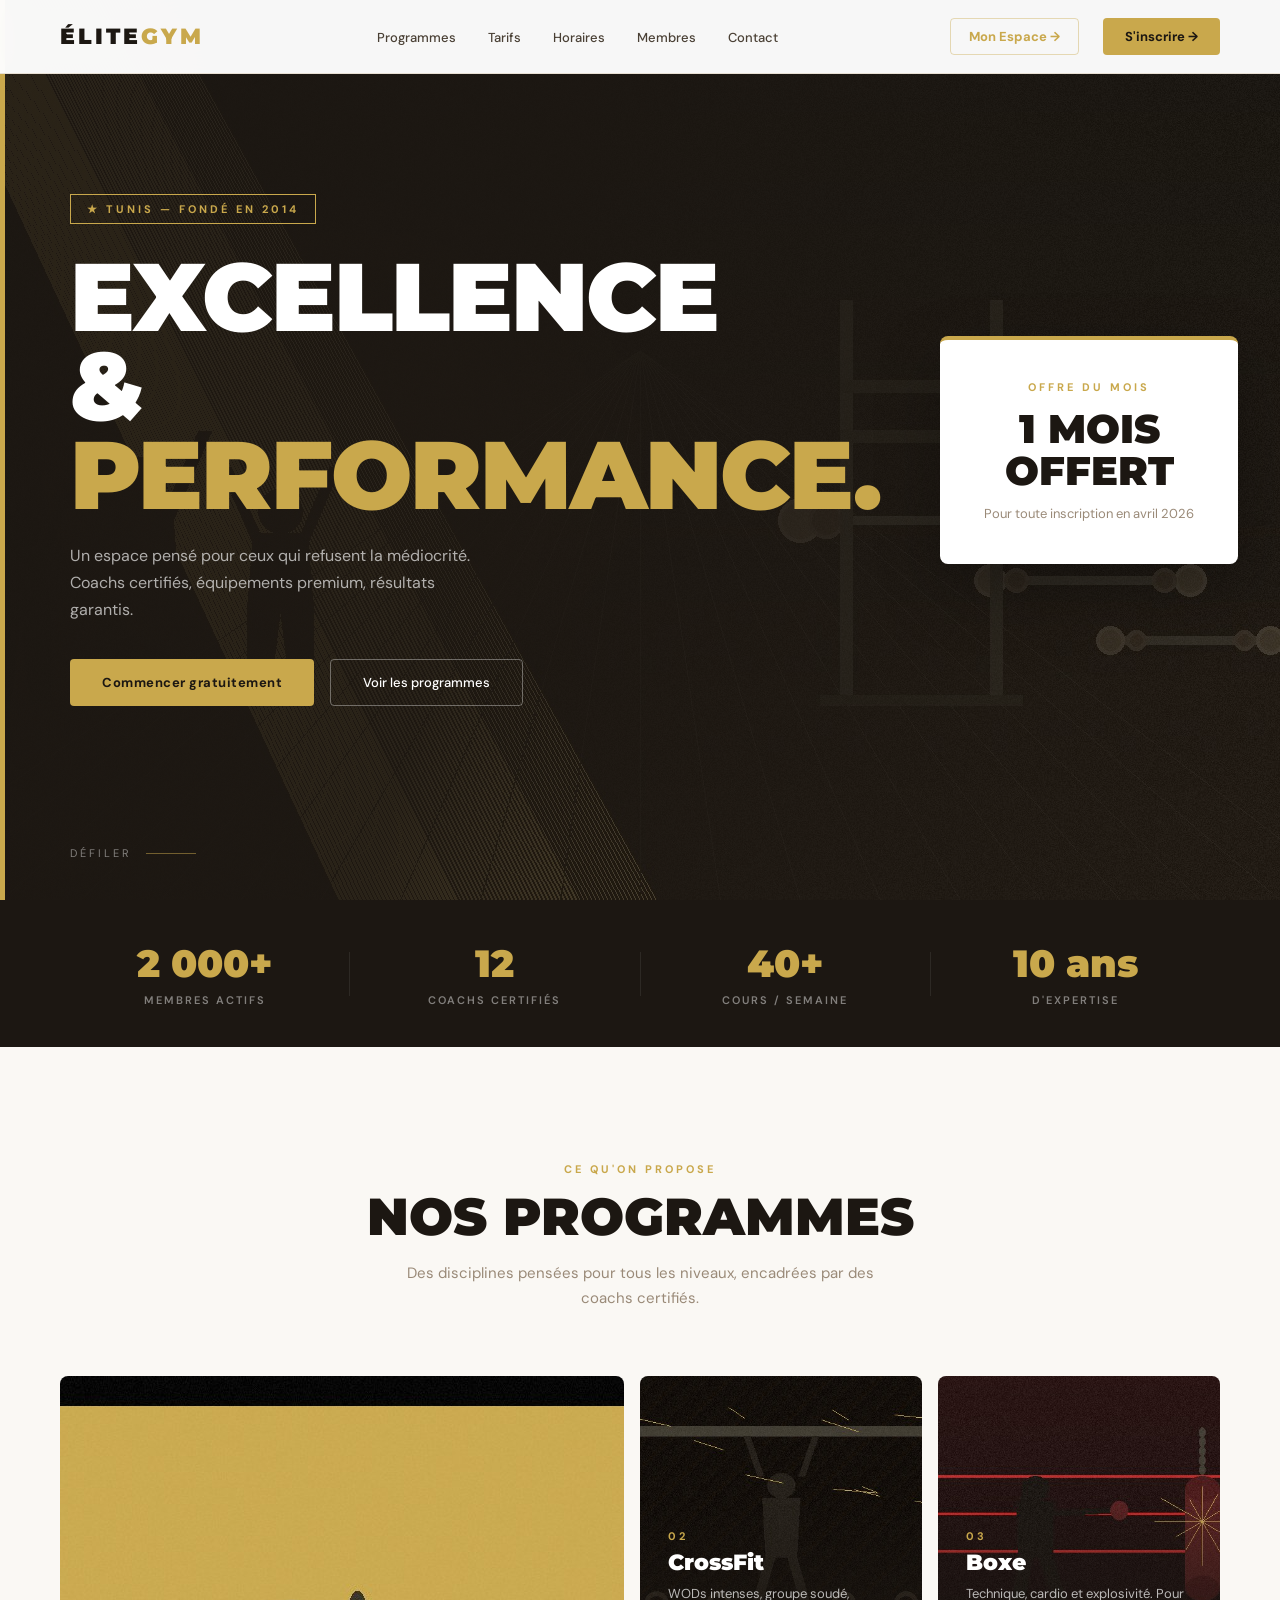
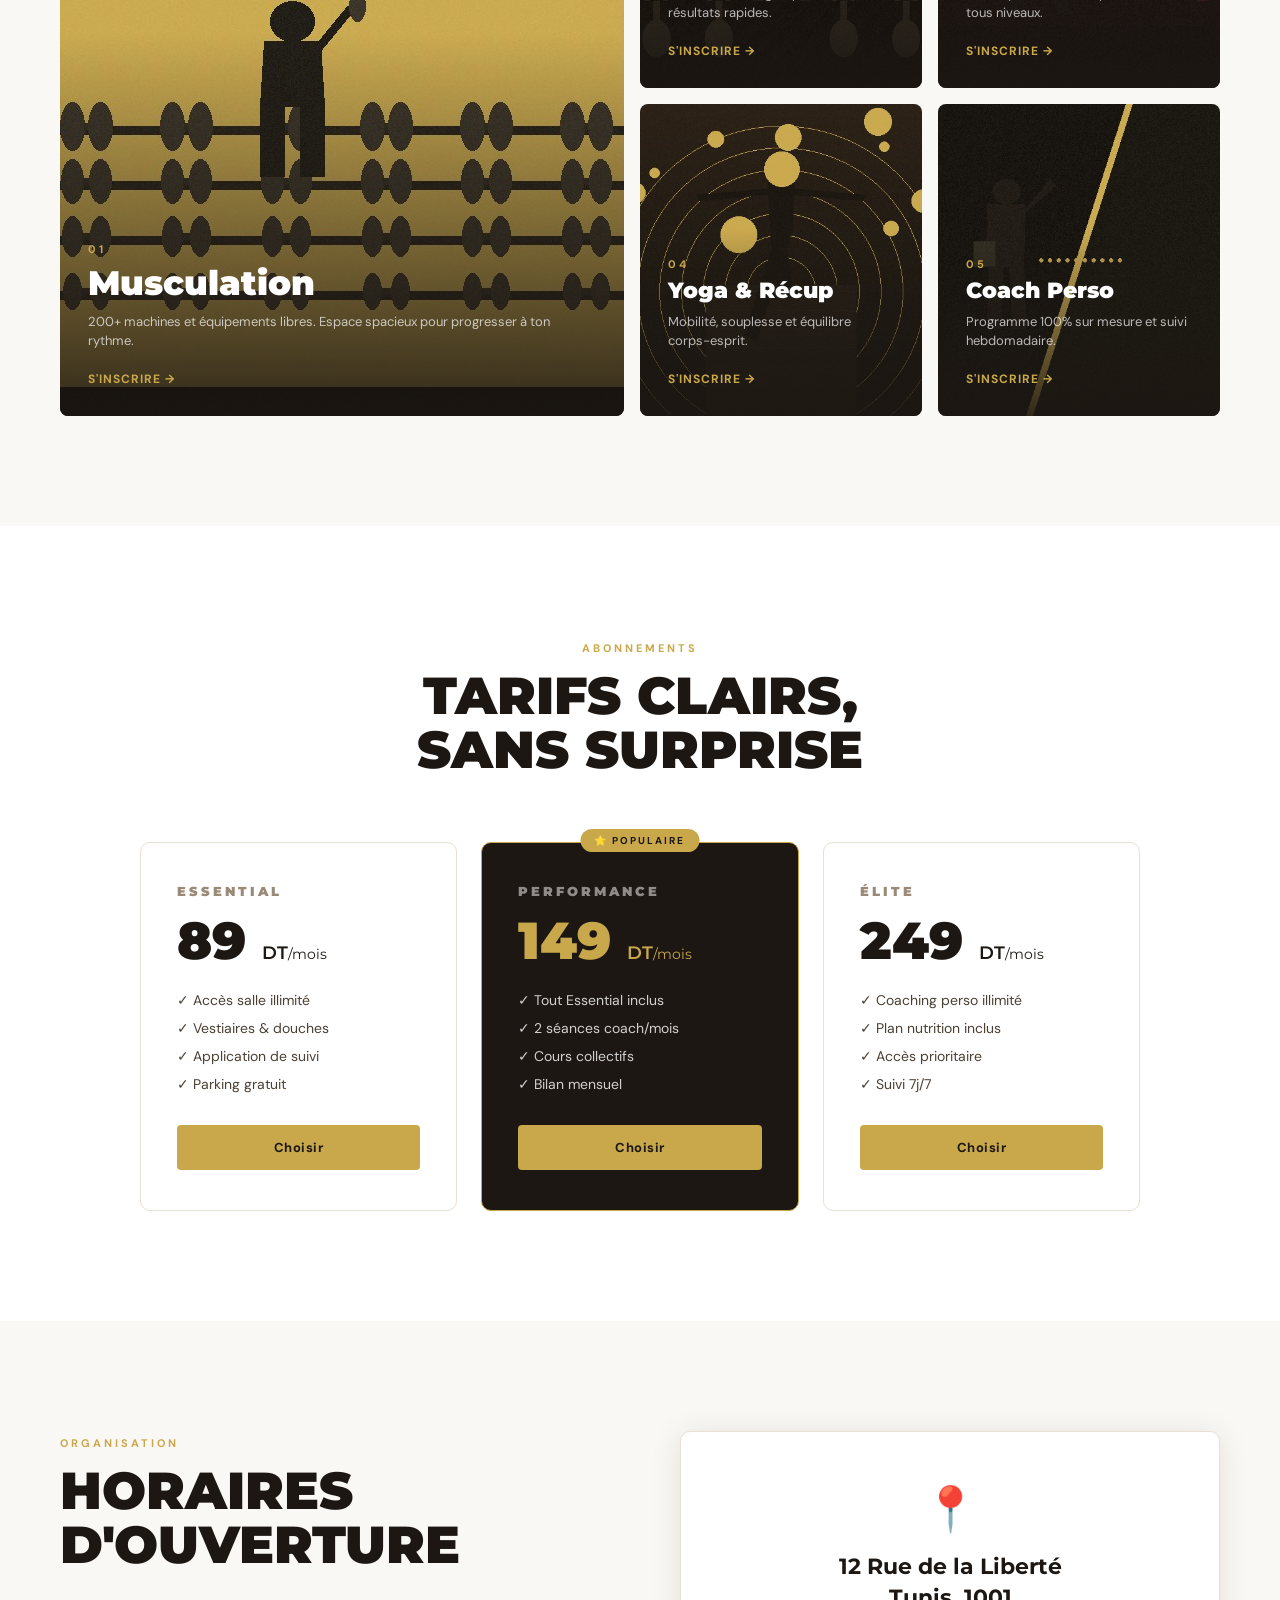
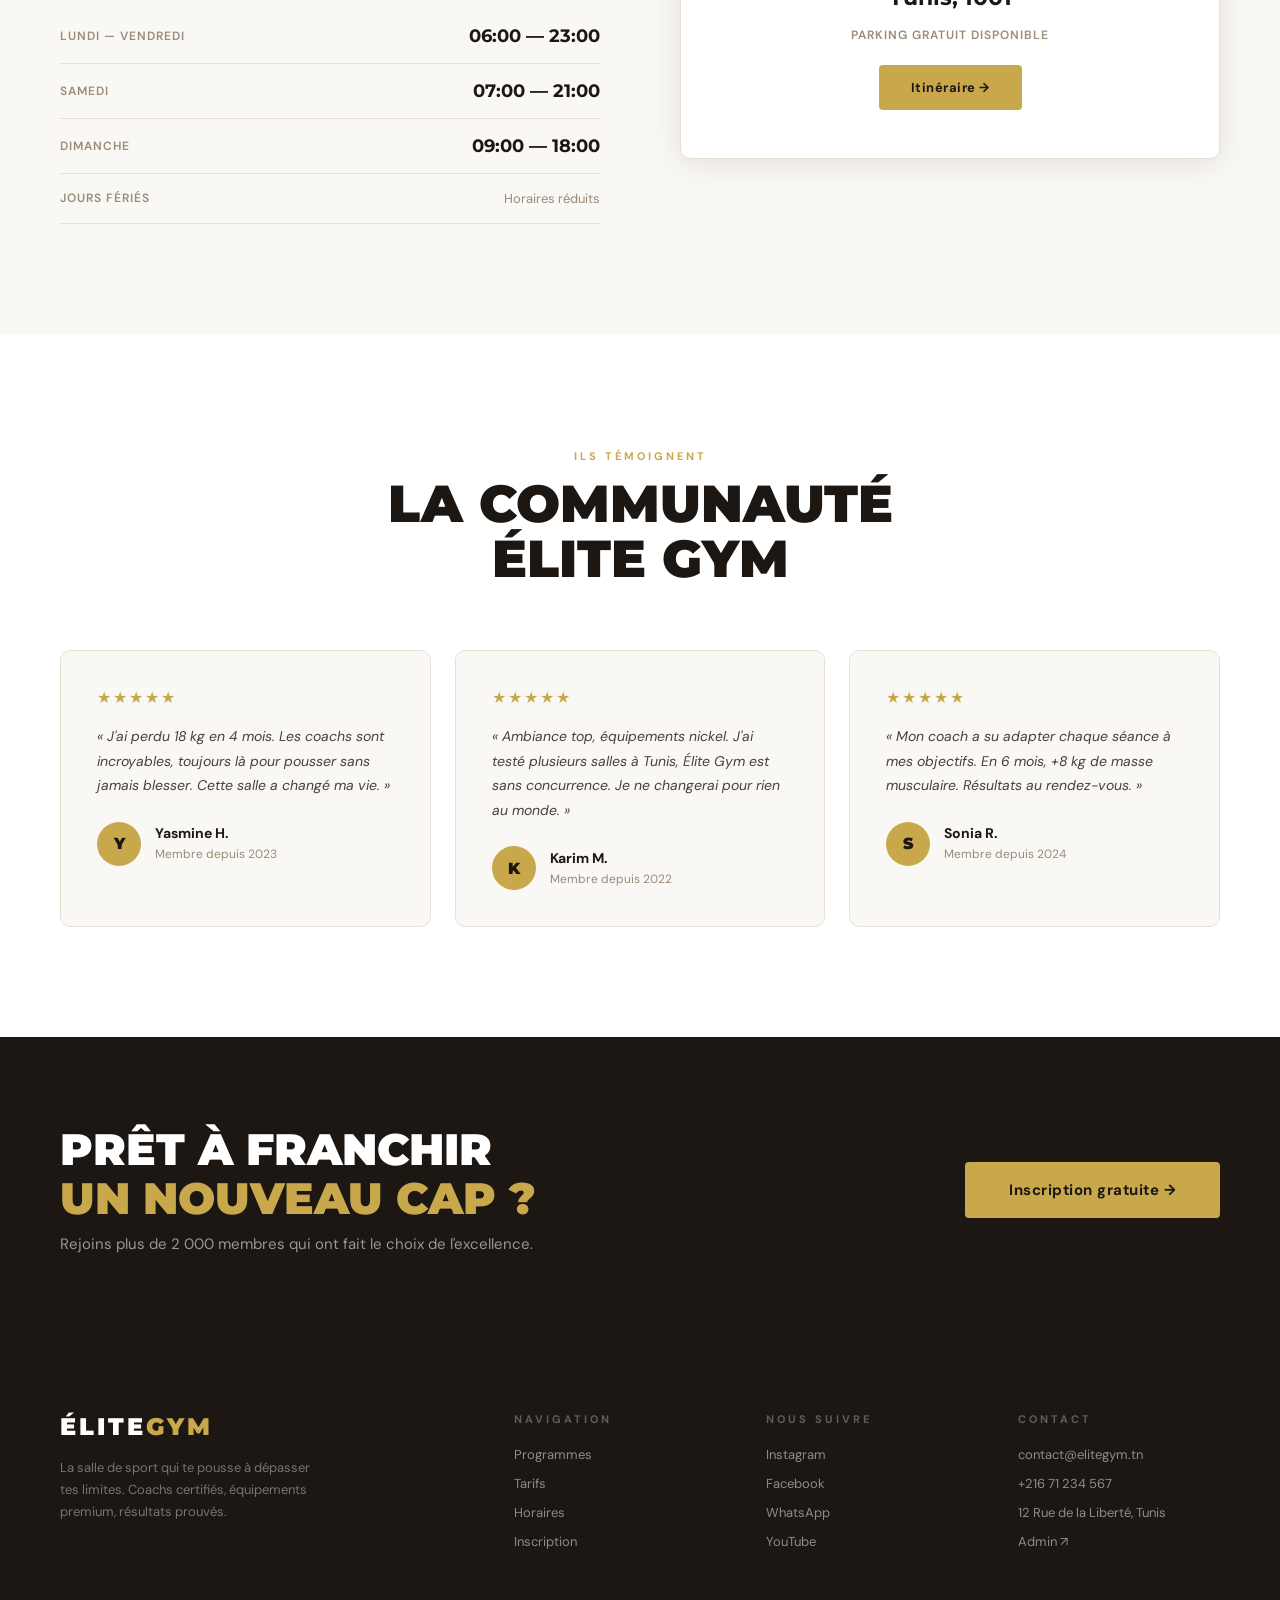
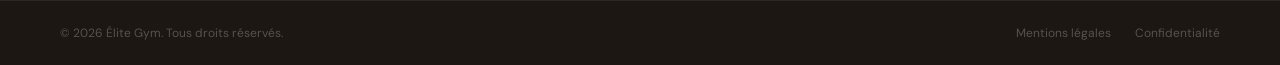
<file: public/index.html>
<!DOCTYPE html>
<html lang="fr">
<head>
<meta charset="UTF-8">
<meta name="viewport" content="width=device-width, initial-scale=1.0">
<title>Élite Gym — Excellence & Performance</title>
<link href="https://fonts.googleapis.com/css2?family=Montserrat:wght@400;700;900&family=DM+Sans:wght@300;400;500&display=swap" rel="stylesheet">
<link rel="stylesheet" href="style.css">
</head>
<body>

<!-- NAV -->
<nav id="navbar">
  <a href="#" class="logo">ÉLITE<span>GYM</span></a>
  <ul>
    <li><a href="#programmes">Programmes</a></li>
    <li><a href="#tarifs">Tarifs</a></li>
    <li><a href="#horaires">Horaires</a></li>
    <li><a href="#temoignages">Membres</a></li>
    <li><a href="#contact">Contact</a></li>
  </ul>
  <a href="login.html" class="nav-espace">Mon Espace →</a>
  <a href="inscription.html" class="nav-cta">S'inscrire →</a>
</nav>

<!-- HERO -->
<section class="hero">
  <div class="hero-img" style="background-image:url('images/hero.jpg')"></div>
  <div class="hero-overlay"></div>
  <div class="hero-line"></div>
  <div class="hero-content">
    <div class="hero-left">
      <span class="hero-tag">★ Tunis — Fondé en 2014</span>
      <h1 class="hero-title">EXCELLENCE<br>& <em>PERFORMANCE.</em></h1>
      <p class="hero-desc">Un espace pensé pour ceux qui refusent la médiocrité. Coachs certifiés, équipements premium, résultats garantis.</p>
      <div class="hero-actions">
        <a href="inscription.html" class="btn-primary">Commencer gratuitement</a>
        <a href="#programmes" class="btn-ghost">Voir les programmes</a>
      </div>
    </div>
    <div class="hero-right">
      <div class="hero-card">
        <p class="hcard-label">Offre du mois</p>
        <p class="hcard-title">1 MOIS<br>OFFERT</p>
        <p class="hcard-sub">Pour toute inscription en avril 2026</p>
      </div>
    </div>
  </div>
  <div class="hero-scroll">
    <span>Défiler</span>
    <div class="scroll-line"></div>
  </div>
</section>

<!-- STATS -->
<div class="stats-band">
  <div class="stat-item"><span class="stat-n">2 000+</span><span class="stat-l">Membres actifs</span></div>
  <div class="stat-sep"></div>
  <div class="stat-item"><span class="stat-n">12</span><span class="stat-l">Coachs certifiés</span></div>
  <div class="stat-sep"></div>
  <div class="stat-item"><span class="stat-n">40+</span><span class="stat-l">Cours / semaine</span></div>
  <div class="stat-sep"></div>
  <div class="stat-item"><span class="stat-n">10 ans</span><span class="stat-l">D'expertise</span></div>
</div>

<!-- PROGRAMMES -->
<section class="programmes" id="programmes">
  <div class="section-intro reveal">
    <span class="section-tag">Ce qu'on propose</span>
    <h2 class="section-title">NOS PROGRAMMES</h2>
    <p class="section-sub">Des disciplines pensées pour tous les niveaux, encadrées par des coachs certifiés.</p>
  </div>
  <div class="prog-grid reveal">
    <div class="prog-card large">
      <div class="prog-img" style="background-image:url('images/muscu.jpg')"></div>
      <div class="prog-info">
        <span class="prog-num">01</span>
        <h3 class="prog-name">Musculation</h3>
        <p class="prog-desc">200+ machines et équipements libres. Espace spacieux pour progresser à ton rythme.</p>
        <a href="inscription.html" class="prog-link">S'inscrire →</a>
      </div>
    </div>
    <div class="prog-card">
      <div class="prog-img" style="background-image:url('images/crossfit.jpg')"></div>
      <div class="prog-info">
        <span class="prog-num">02</span>
        <h3 class="prog-name">CrossFit</h3>
        <p class="prog-desc">WODs intenses, groupe soudé, résultats rapides.</p>
        <a href="inscription.html" class="prog-link">S'inscrire →</a>
      </div>
    </div>
    <div class="prog-card">
      <div class="prog-img" style="background-image:url('images/boxe.jpg')"></div>
      <div class="prog-info">
        <span class="prog-num">03</span>
        <h3 class="prog-name">Boxe</h3>
        <p class="prog-desc">Technique, cardio et explosivité. Pour tous niveaux.</p>
        <a href="inscription.html" class="prog-link">S'inscrire →</a>
      </div>
    </div>
    <div class="prog-card">
      <div class="prog-img" style="background-image:url('images/yoga.jpg')"></div>
      <div class="prog-info">
        <span class="prog-num">04</span>
        <h3 class="prog-name">Yoga & Récup</h3>
        <p class="prog-desc">Mobilité, souplesse et équilibre corps-esprit.</p>
        <a href="inscription.html" class="prog-link">S'inscrire →</a>
      </div>
    </div>
    <div class="prog-card">
      <div class="prog-img" style="background-image:url('images/coach.jpg')"></div>
      <div class="prog-info">
        <span class="prog-num">05</span>
        <h3 class="prog-name">Coach Perso</h3>
        <p class="prog-desc">Programme 100% sur mesure et suivi hebdomadaire.</p>
        <a href="inscription.html" class="prog-link">S'inscrire →</a>
      </div>
    </div>
  </div>
</section>

<!-- TARIFS -->
<section class="tarifs reveal" id="tarifs">
  <div class="section-intro">
    <span class="section-tag">Abonnements</span>
    <h2 class="section-title">TARIFS CLAIRS,<br>SANS SURPRISE</h2>
  </div>
  <div class="tarifs-grid">
    <div class="tarif-card">
      <p class="tarif-name">Essential</p>
      <p class="tarif-price">89 <span>DT<small>/mois</small></span></p>
      <ul class="tarif-feats">
        <li>✓ Accès salle illimité</li>
        <li>✓ Vestiaires & douches</li>
        <li>✓ Application de suivi</li>
        <li>✓ Parking gratuit</li>
      </ul>
      <a href="inscription.html" class="btn-primary" style="width:100%;justify-content:center">Choisir</a>
    </div>
    <div class="tarif-card featured">
      <span class="tarif-badge">⭐ Populaire</span>
      <p class="tarif-name">Performance</p>
      <p class="tarif-price">149 <span>DT<small>/mois</small></span></p>
      <ul class="tarif-feats">
        <li>✓ Tout Essential inclus</li>
        <li>✓ 2 séances coach/mois</li>
        <li>✓ Cours collectifs</li>
        <li>✓ Bilan mensuel</li>
      </ul>
      <a href="inscription.html" class="btn-primary" style="width:100%;justify-content:center">Choisir</a>
    </div>
    <div class="tarif-card">
      <p class="tarif-name">Élite</p>
      <p class="tarif-price">249 <span>DT<small>/mois</small></span></p>
      <ul class="tarif-feats">
        <li>✓ Coaching perso illimité</li>
        <li>✓ Plan nutrition inclus</li>
        <li>✓ Accès prioritaire</li>
        <li>✓ Suivi 7j/7</li>
      </ul>
      <a href="inscription.html" class="btn-primary" style="width:100%;justify-content:center">Choisir</a>
    </div>
  </div>
</section>

<!-- HORAIRES -->
<section id="horaires">
  <div class="horaires-wrap reveal">
    <div class="horaires-left">
      <span class="section-tag">Organisation</span>
      <h2 class="section-title">HORAIRES<br>D'OUVERTURE</h2>
      <ul class="hours-list">
        <li><span class="day">Lundi — Vendredi</span><span class="time">06:00 — 23:00</span></li>
        <li><span class="day">Samedi</span><span class="time">07:00 — 21:00</span></li>
        <li><span class="day">Dimanche</span><span class="time">09:00 — 18:00</span></li>
        <li><span class="day">Jours fériés</span><span class="time muted">Horaires réduits</span></li>
      </ul>
    </div>
    <div class="horaires-right">
      <div class="map-card">
        <div class="map-pin">📍</div>
        <p class="map-addr">12 Rue de la Liberté<br>Tunis, 1001</p>
        <p class="map-sub">Parking gratuit disponible</p>
        <a href="#" class="btn-primary" style="margin-top:8px">Itinéraire →</a>
      </div>
    </div>
  </div>
</section>

<!-- TEMOIGNAGES -->
<section class="temoignages" id="temoignages">
  <div class="section-intro reveal">
    <span class="section-tag">Ils témoignent</span>
    <h2 class="section-title">LA COMMUNAUTÉ<br>ÉLITE GYM</h2>
  </div>
  <div class="temo-grid reveal">
    <div class="temo-card">
      <div class="temo-stars">★★★★★</div>
      <p class="temo-text">« J'ai perdu 18 kg en 4 mois. Les coachs sont incroyables, toujours là pour pousser sans jamais blesser. Cette salle a changé ma vie. »</p>
      <div class="temo-author">
        <div class="temo-avatar">Y</div>
        <div><strong>Yasmine H.</strong><span>Membre depuis 2023</span></div>
      </div>
    </div>
    <div class="temo-card">
      <div class="temo-stars">★★★★★</div>
      <p class="temo-text">« Ambiance top, équipements nickel. J'ai testé plusieurs salles à Tunis, Élite Gym est sans concurrence. Je ne changerai pour rien au monde. »</p>
      <div class="temo-author">
        <div class="temo-avatar">K</div>
        <div><strong>Karim M.</strong><span>Membre depuis 2022</span></div>
      </div>
    </div>
    <div class="temo-card">
      <div class="temo-stars">★★★★★</div>
      <p class="temo-text">« Mon coach a su adapter chaque séance à mes objectifs. En 6 mois, +8 kg de masse musculaire. Résultats au rendez-vous. »</p>
      <div class="temo-author">
        <div class="temo-avatar">S</div>
        <div><strong>Sonia R.</strong><span>Membre depuis 2024</span></div>
      </div>
    </div>
  </div>
</section>

<!-- CTA -->
<div class="cta-band reveal">
  <div>
    <h2 class="cta-band-title">PRÊT À FRANCHIR<br><span>UN NOUVEAU CAP ?</span></h2>
    <p class="cta-band-sub">Rejoins plus de 2 000 membres qui ont fait le choix de l'excellence.</p>
  </div>
  <a href="inscription.html" class="btn-primary btn-large">Inscription gratuite →</a>
</div>

<!-- FOOTER -->
<footer id="contact">
  <div class="footer-top">
    <div>
      <p class="footer-logo">ÉLITE<span>GYM</span></p>
      <p class="footer-desc">La salle de sport qui te pousse à dépasser tes limites. Coachs certifiés, équipements premium, résultats prouvés.</p>
    </div>
    <div>
      <p class="footer-col-title">Navigation</p>
      <div class="footer-links-col">
        <a href="#programmes">Programmes</a>
        <a href="#tarifs">Tarifs</a>
        <a href="#horaires">Horaires</a>
        <a href="inscription.html">Inscription</a>
      </div>
    </div>
    <div>
      <p class="footer-col-title">Nous suivre</p>
      <div class="footer-links-col">
        <a href="#">Instagram</a>
        <a href="#">Facebook</a>
        <a href="#">WhatsApp</a>
        <a href="#">YouTube</a>
      </div>
    </div>
    <div>
      <p class="footer-col-title">Contact</p>
      <div class="footer-links-col">
        <a href="#">contact@elitegym.tn</a>
        <a href="#">+216 71 234 567</a>
        <a href="#">12 Rue de la Liberté, Tunis</a>
        <a href="../admin/admin_login.html">Admin ↗</a>
      </div>
    </div>
  </div>
  <div class="footer-bottom">
    <p>© 2026 Élite Gym. Tous droits réservés.</p>
    <div>
      <a href="#">Mentions légales</a>
      <a href="#">Confidentialité</a>
    </div>
  </div>
</footer>

<script src="main.js"></script>
</body>
</html>
</file>
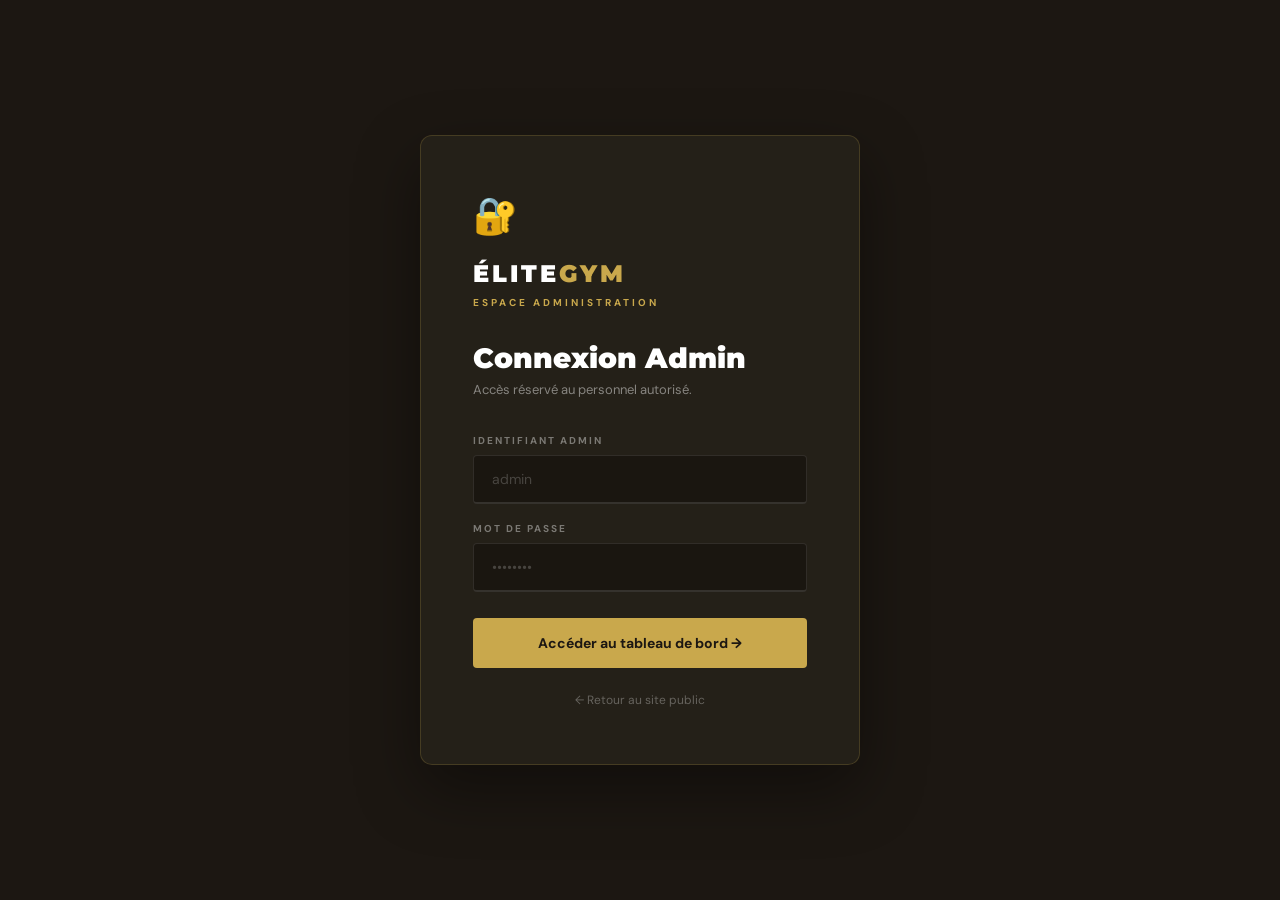
<file: admin/admin_login.html>
<!DOCTYPE html>
<html lang="fr">
<head>
<meta charset="UTF-8">
<meta name="viewport" content="width=device-width, initial-scale=1.0">
<title>Élite Gym — Administration</title>
<link href="https://fonts.googleapis.com/css2?family=Montserrat:wght@400;700;900&family=DM+Sans:wght@300;400;500;600;700&display=swap" rel="stylesheet">
<style>
:root{--white:#fff;--cream:#faf8f4;--dark:#1c1712;--mid:#4a4035;--muted:#9a8a78;--gold:#c9a84c;--gold2:#e8c96a;--border:#e8e0d4;}
*{margin:0;padding:0;box-sizing:border-box;}
body{background:var(--dark);color:var(--white);font-family:'DM Sans',sans-serif;min-height:100vh;display:flex;align-items:center;justify-content:center;}
.login-box{background:#242018;border:1px solid rgba(201,168,76,.2);border-radius:12px;padding:56px 52px;width:100%;max-width:440px;box-shadow:0 24px 64px rgba(0,0,0,.4);}
.logo{font-family:'Montserrat',sans-serif;font-weight:900;font-size:24px;letter-spacing:3px;text-transform:uppercase;color:var(--white);text-decoration:none;display:block;margin-bottom:8px;}
.logo span{color:var(--gold);}
.tag{font-size:10px;font-weight:700;letter-spacing:3px;text-transform:uppercase;color:var(--gold);margin-bottom:32px;display:block;}
.title{font-family:'Montserrat',sans-serif;font-weight:900;font-size:28px;margin-bottom:6px;}
.sub{font-size:13px;color:rgba(255,255,255,.45);margin-bottom:36px;}
label{display:block;font-size:10px;font-weight:700;letter-spacing:2px;text-transform:uppercase;color:rgba(255,255,255,.4);margin-bottom:8px;}
.field{margin-bottom:18px;}
input{width:100%;background:#1a1610;border:1px solid rgba(255,255,255,.1);border-bottom:2px solid rgba(255,255,255,.12);color:var(--white);padding:14px 18px;font-family:'DM Sans',sans-serif;font-size:14px;outline:none;transition:all .25s;border-radius:4px;}
input:focus{border-color:var(--gold);box-shadow:0 0 0 3px rgba(201,168,76,.12);}
input::placeholder{color:rgba(255,255,255,.2);}
.btn{width:100%;background:var(--gold);color:var(--dark);border:none;padding:16px;font-size:14px;font-weight:700;border-radius:4px;cursor:pointer;font-family:'DM Sans',sans-serif;transition:all .25s;margin-top:8px;}
.btn:hover{background:var(--gold2);}
.error{background:rgba(230,57,70,.1);border:1px solid rgba(230,57,70,.3);color:#fc6b77;padding:12px 16px;border-radius:4px;font-size:13px;font-weight:600;margin-bottom:16px;display:none;}
.error.visible{display:block;}
.back{display:block;text-align:center;margin-top:24px;color:rgba(255,255,255,.3);font-size:12px;text-decoration:none;transition:color .2s;}
.back:hover{color:var(--gold);}
.lock-icon{font-size:36px;margin-bottom:20px;display:block;}
</style>
</head>
<body>
<div class="login-box">
  <span class="lock-icon">🔐</span>
  <a href="../public/index.html" class="logo">ÉLITE<span>GYM</span></a>
  <span class="tag">Espace Administration</span>
  <h2 class="title">Connexion Admin</h2>
  <p class="sub">Accès réservé au personnel autorisé.</p>

  <div class="error" id="errMsg"></div>

  <form id="adminLoginForm" novalidate>
    <div class="field">
      <label for="username">Identifiant admin</label>
      <input type="text" id="username" placeholder="admin" autocomplete="username" required>
    </div>
    <div class="field">
      <label for="mot_de_passe">Mot de passe</label>
      <input type="password" id="mot_de_passe" placeholder="••••••••" autocomplete="current-password" required>
    </div>
    <button type="submit" class="btn">Accéder au tableau de bord →</button>
  </form>

  <a href="../public/index.html" class="back">← Retour au site public</a>
</div>

<script>
document.getElementById('adminLoginForm').addEventListener('submit', async e => {
  e.preventDefault();
  const err = document.getElementById('errMsg');
  err.classList.remove('visible');
  const btn = e.target.querySelector('button');
  btn.textContent = 'Connexion…'; btn.disabled = true;

  const fd = new FormData();
  fd.append('username', document.getElementById('username').value.trim());
  fd.append('mot_de_passe', document.getElementById('mot_de_passe').value);

  try {
    const res = await fetch('../api/admin_login.php', { method:'POST', body:fd });
    const data = await res.json();
    if (data.success) {
      window.location.href = 'admin.php';
    } else {
      err.textContent = '⚠ ' + data.message;
      err.classList.add('visible');
      btn.textContent = 'Accéder au tableau de bord →';
      btn.disabled = false;
    }
  } catch {
    err.textContent = '⚠ Impossible de contacter le serveur.';
    err.classList.add('visible');
    btn.textContent = 'Accéder au tableau de bord →';
    btn.disabled = false;
  }
});
</script>
</body>
</html>
</file>
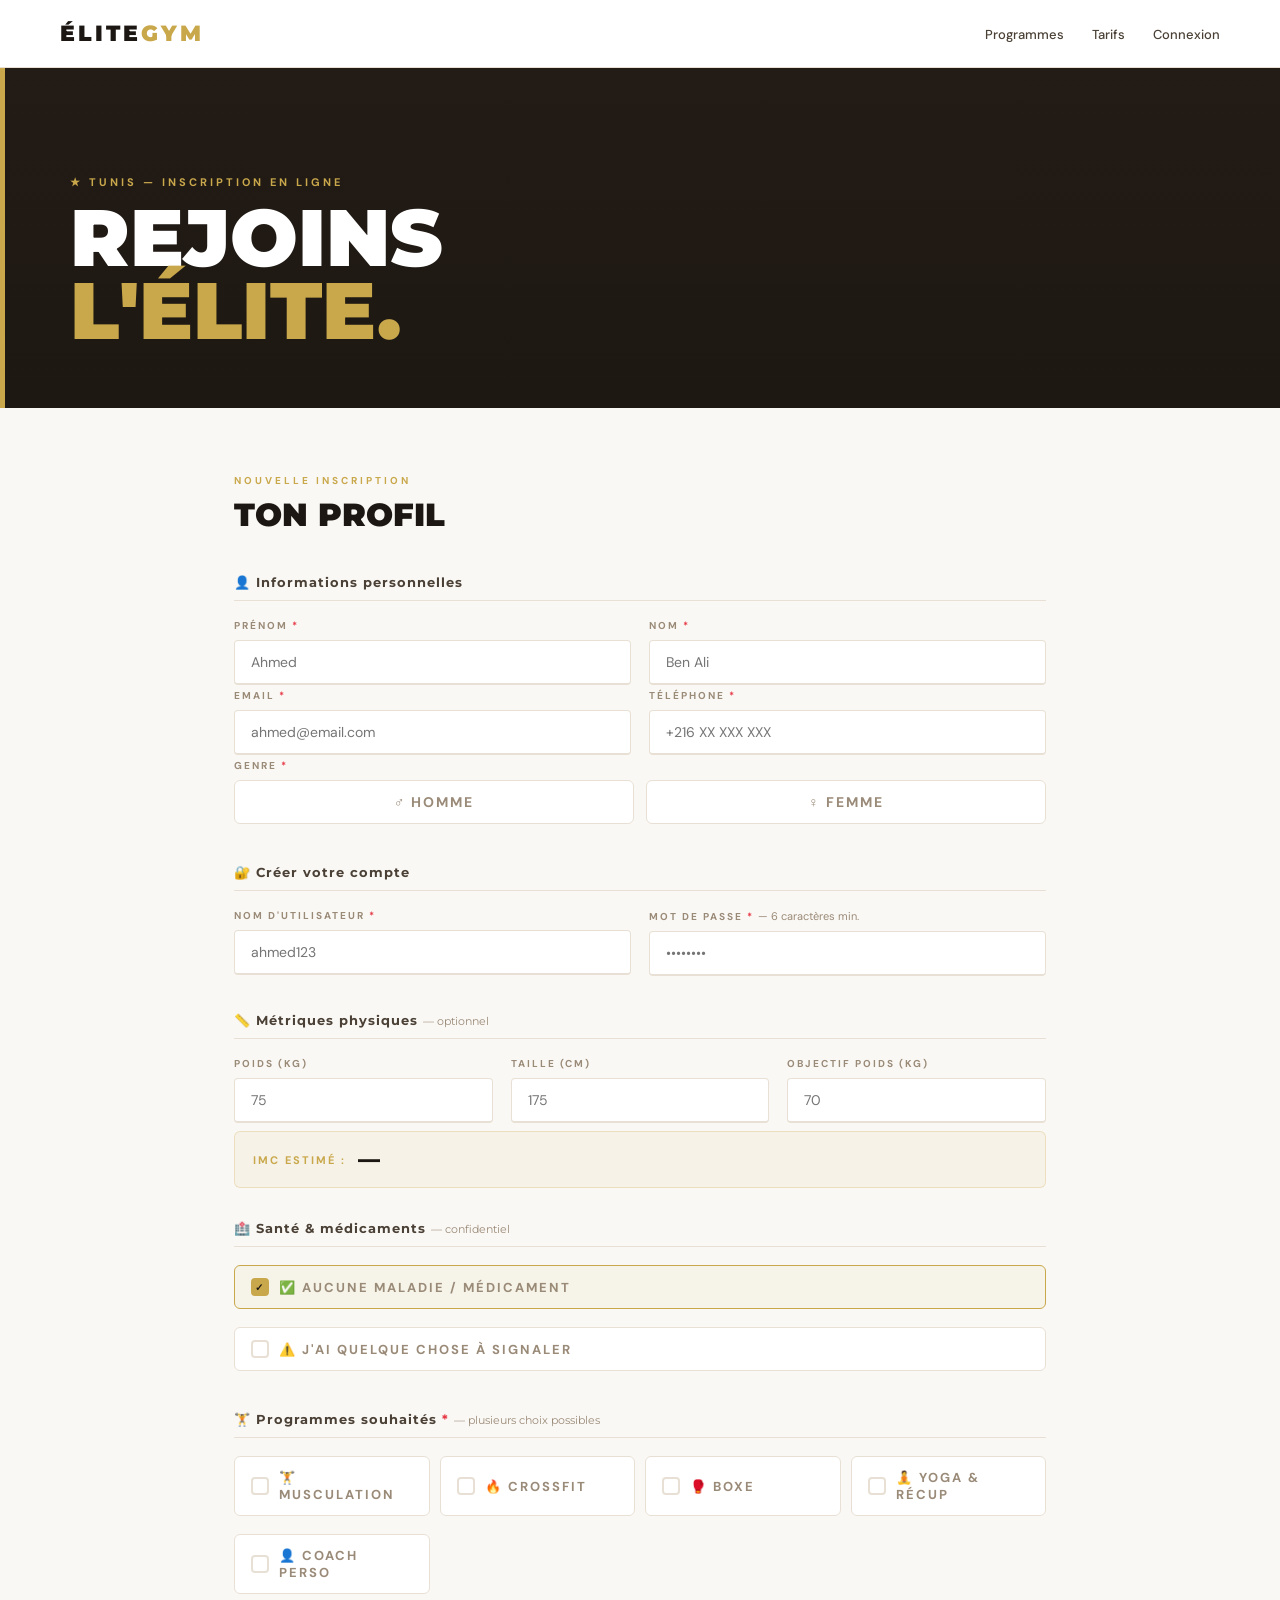
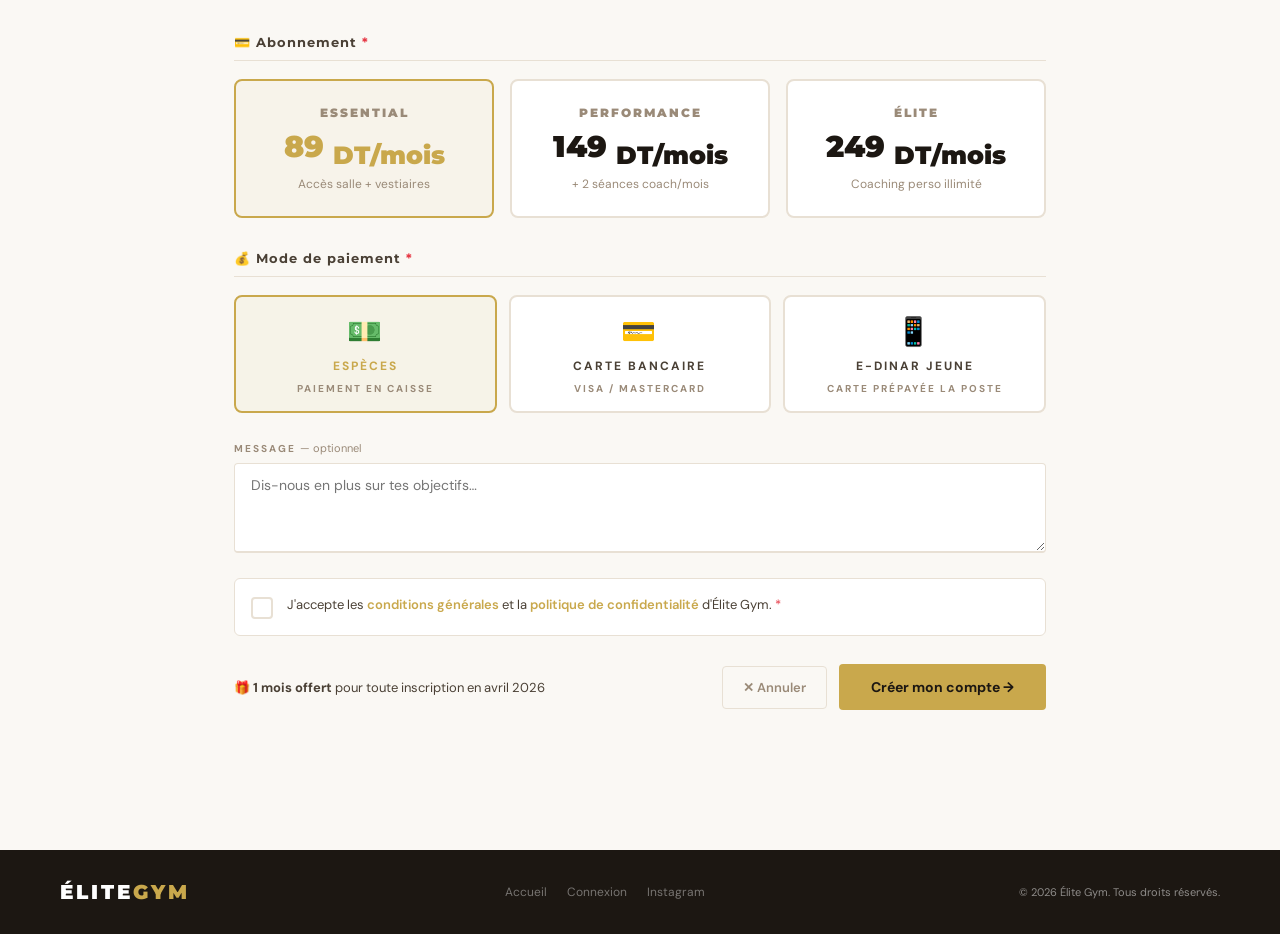
<file: public/inscription.html>
<!DOCTYPE html>
<html lang="fr">
<head>
<meta charset="UTF-8">
<meta name="viewport" content="width=device-width, initial-scale=1.0">
<title>Élite Gym — Inscription</title>
<link href="https://fonts.googleapis.com/css2?family=Montserrat:wght@400;700;900&family=DM+Sans:wght@300;400;500;600;700&display=swap" rel="stylesheet">
<style>
:root{--white:#fff;--cream:#faf8f4;--dark:#1c1712;--mid:#4a4035;--muted:#9a8a78;--gold:#c9a84c;--gold2:#e8c96a;--border:#e8e0d4;--shadow:0 4px 32px rgba(28,23,18,.10);}
*{margin:0;padding:0;box-sizing:border-box;}
html{scroll-behavior:smooth;}
body{background:var(--cream);color:var(--dark);font-family:'DM Sans',sans-serif;}

nav{position:sticky;top:0;z-index:100;display:flex;align-items:center;justify-content:space-between;padding:0 60px;height:68px;background:rgba(255,255,255,.97);border-bottom:1px solid var(--border);backdrop-filter:blur(14px);}
.logo{font-family:'Montserrat',sans-serif;font-weight:900;font-size:22px;letter-spacing:3px;text-transform:uppercase;color:var(--dark);text-decoration:none;}
.logo span{color:var(--gold);}
nav ul{list-style:none;display:flex;gap:28px;}
nav ul a{color:var(--mid);text-decoration:none;font-size:13px;font-weight:500;transition:color .2s;}
nav ul a:hover{color:var(--gold);}

.hero{height:340px;position:relative;display:flex;align-items:flex-end;padding-bottom:60px;}
.hero-bg{position:absolute;inset:0;background-image:url('https://images.unsplash.com/photo-1534438327276-14e5300c3a48?w=1600&q=85');background-size:cover;background-position:center;background-color:#2a2019;}
.hero-overlay{position:absolute;inset:0;background:linear-gradient(to top,rgba(28,23,18,.9) 0%,rgba(28,23,18,.5) 100%);}
.hero-line{position:absolute;left:0;top:0;bottom:0;width:5px;background:var(--gold);}
.hero-content{position:relative;z-index:2;padding:0 70px;}
.eyebrow{font-size:11px;font-weight:700;letter-spacing:3px;text-transform:uppercase;color:var(--gold);display:block;margin-bottom:12px;}
.hero-title{font-family:'Montserrat',sans-serif;font-weight:900;font-size:clamp(40px,7vw,80px);color:#fff;line-height:.92;}
.hero-title em{font-style:normal;color:var(--gold);}

.form-wrap{max-width:860px;margin:60px auto;padding:0 24px 80px;}
.section-tag{display:inline-block;font-size:10px;font-weight:700;letter-spacing:3px;text-transform:uppercase;color:var(--gold);margin-bottom:8px;}
.form-title{font-family:'Montserrat',sans-serif;font-weight:900;font-size:32px;color:var(--dark);margin-bottom:40px;}
.form-section-title{font-family:'Montserrat',sans-serif;font-weight:700;font-size:13px;letter-spacing:1px;color:var(--mid);margin:32px 0 18px;padding-bottom:10px;border-bottom:1px solid var(--border);}
.label-hint{font-size:11px;font-weight:400;color:var(--muted);letter-spacing:0;text-transform:none;}
.req{color:#e63946;}

.row{display:grid;grid-template-columns:1fr 1fr;gap:18px;}
.row.three{grid-template-columns:1fr 1fr 1fr;}
.field{margin-bottom:4px;}
label{display:block;font-size:10px;font-weight:700;letter-spacing:2px;text-transform:uppercase;color:var(--muted);margin-bottom:8px;}
input,select,textarea{width:100%;background:var(--white);border:1px solid var(--border);border-bottom:2px solid var(--border);color:var(--dark);padding:12px 16px;font-family:'DM Sans',sans-serif;font-size:14px;outline:none;transition:all .25s;border-radius:4px;}
input:focus,select:focus,textarea:focus{border-color:var(--gold);box-shadow:0 0 0 3px rgba(201,168,76,.1);background:#fff;}
textarea{resize:vertical;min-height:90px;}

/* GENRE */
.genre-group{display:flex;gap:12px;}
.genre-card{display:flex;align-items:center;gap:10px;padding:12px 20px;border:1px solid var(--border);border-radius:6px;cursor:pointer;font-size:14px;transition:all .2s;background:var(--white);flex:1;justify-content:center;}
.genre-card input[type=radio]{display:none;}
.genre-card .check-icon{display:none;}
.genre-card:has(input:checked){border-color:var(--gold);background:rgba(201,168,76,.07);}
.genre-card:has(input:checked) .check-icon{display:inline;color:var(--gold);}

/* CHECK CARDS */
.check-group{display:grid;grid-template-columns:repeat(auto-fill,minmax(180px,1fr));gap:10px;}
.check-card{display:flex;align-items:center;gap:10px;padding:12px 16px;border:1px solid var(--border);border-radius:6px;cursor:pointer;font-size:13px;transition:all .2s;background:var(--white);}
.check-card input[type=checkbox],.check-card input[type=radio]{display:none;}
.check-card .check-icon{width:18px;height:18px;border:2px solid var(--border);border-radius:4px;display:flex;align-items:center;justify-content:center;font-size:10px;transition:all .2s;flex-shrink:0;color:transparent;}
.check-card:has(input:checked){border-color:var(--gold);background:rgba(201,168,76,.07);}
.check-card:has(input:checked) .check-icon{background:var(--gold);border-color:var(--gold);color:var(--dark);}

.sante-group{display:flex;flex-direction:column;gap:10px;margin-bottom:12px;}
.sante-detail{background:var(--white);border:1px solid var(--border);border-radius:6px;padding:16px;margin-top:4px;}
.sante-note{font-size:11px;color:var(--muted);margin-top:8px;}
.hidden{display:none;}

/* IMC Preview */
.imc-preview{background:rgba(201,168,76,.07);border:1px solid rgba(201,168,76,.25);border-radius:6px;padding:14px 18px;display:flex;align-items:center;gap:12px;margin-top:4px;}
.imc-label{font-size:11px;font-weight:700;letter-spacing:2px;text-transform:uppercase;color:var(--gold);}
.imc-val{font-family:'Montserrat',sans-serif;font-weight:900;font-size:22px;color:var(--dark);}
.imc-tag{font-size:12px;color:var(--mid);}

/* PLANS */
.plans{display:grid;grid-template-columns:repeat(3,1fr);gap:16px;}
.plan{border:2px solid var(--border);border-radius:8px;padding:24px;cursor:pointer;transition:all .25s;background:var(--white);text-align:center;}
.plan:hover{border-color:rgba(201,168,76,.4);}
.plan.active{border-color:var(--gold);background:rgba(201,168,76,.06);}
.plan-name{font-family:'Montserrat',sans-serif;font-weight:900;font-size:12px;letter-spacing:2px;text-transform:uppercase;color:var(--muted);margin-bottom:8px;}
.plan-price{font-family:'Montserrat',sans-serif;font-weight:900;font-size:30px;color:var(--dark);margin-bottom:6px;}
.plan.active .plan-price{color:var(--gold);}
.plan-feat{font-size:12px;color:var(--muted);}

/* PAYMENT MODE */
.pay-modes{display:grid;grid-template-columns:repeat(3,1fr);gap:12px;margin-top:4px;}
.pay-mode-card{display:flex;flex-direction:column;align-items:center;gap:8px;padding:16px 12px;border:2px solid var(--border);border-radius:8px;cursor:pointer;transition:all .25s;background:var(--white);text-align:center;}
.pay-mode-card input[type=radio]{display:none;}
.pay-mode-card .pm-icon{font-size:28px;}
.pay-mode-card .pm-name{font-size:12px;font-weight:700;color:var(--mid);}
.pay-mode-card .pm-sub{font-size:10px;color:var(--muted);}
.pay-mode-card:has(input:checked){border-color:var(--gold);background:rgba(201,168,76,.07);}
.pay-mode-card:has(input:checked) .pm-name{color:var(--gold);}

/* TERMS */
.terms-row{display:flex;align-items:flex-start;gap:14px;padding:16px;border:1px solid var(--border);border-radius:6px;cursor:pointer;margin-top:20px;transition:border .2s;background:var(--white);}
.terms-row:hover,.terms-row.checked{border-color:var(--gold);background:rgba(201,168,76,.04);}
.check-box{width:22px;height:22px;border:2px solid var(--border);border-radius:4px;display:flex;align-items:center;justify-content:center;font-size:12px;font-weight:700;transition:all .2s;flex-shrink:0;color:transparent;margin-top:2px;}
.terms-row.checked .check-box{background:var(--gold);border-color:var(--gold);color:var(--dark);}
.terms-text{font-size:13px;color:var(--mid);line-height:1.6;}
.terms-text a{color:var(--gold);text-decoration:none;font-weight:600;}

.form-bottom{display:flex;justify-content:space-between;align-items:center;margin-top:28px;gap:20px;flex-wrap:wrap;}
.promo{font-size:13px;color:var(--mid);}
.form-actions{display:flex;gap:12px;align-items:center;}
.btn-cancel{color:var(--muted);text-decoration:none;font-size:13px;font-weight:600;padding:12px 20px;border:1px solid var(--border);border-radius:4px;transition:all .2s;}
.btn-cancel:hover{border-color:var(--muted);color:var(--dark);}
.btn-primary{background:var(--gold);color:var(--dark);border:none;padding:14px 32px;font-size:14px;font-weight:700;border-radius:4px;cursor:pointer;font-family:'DM Sans',sans-serif;transition:all .25s;}
.btn-primary:hover{background:var(--gold2);transform:translateY(-1px);box-shadow:0 8px 20px rgba(201,168,76,.35);}

.success{background:#f0fdf4;border:1px solid #86efac;border-radius:8px;padding:28px;text-align:center;display:none;}
.success h3{font-family:'Montserrat',sans-serif;font-weight:900;font-size:22px;color:#166534;margin-bottom:8px;}
.success p{color:#15803d;font-size:14px;line-height:1.6;}

footer{background:var(--dark);color:rgba(255,255,255,.5);padding:30px 60px;display:flex;justify-content:space-between;align-items:center;font-size:12px;}
.footer-logo{font-family:'Montserrat',sans-serif;font-weight:900;font-size:20px;letter-spacing:3px;color:#fff;}
.footer-logo span{color:var(--gold);}
.footer-links{display:flex;gap:20px;}
.footer-links a{color:rgba(255,255,255,.4);text-decoration:none;font-size:12px;transition:color .2s;}
.footer-links a:hover{color:var(--gold);}
.footer-copy{font-size:11px;}
</style>
</head>
<body>

<nav>
  <a href="index.html" class="logo">ÉLITE<span>GYM</span></a>
  <ul>
    <li><a href="index.html#programmes">Programmes</a></li>
    <li><a href="index.html#tarifs">Tarifs</a></li>
    <li><a href="login.html">Connexion</a></li>
  </ul>
</nav>

<section class="hero">
  <div class="hero-bg"></div>
  <div class="hero-overlay"></div>
  <div class="hero-line"></div>
  <div class="hero-content">
    <p class="eyebrow">★ Tunis — Inscription en ligne</p>
    <h1 class="hero-title">REJOINS<br><em>L'ÉLITE.</em></h1>
  </div>
</section>

<main class="form-wrap">
  <span class="section-tag">Nouvelle inscription</span>
  <h2 class="form-title">TON PROFIL</h2>

  <form id="inscriptionForm" novalidate>

    <!-- Informations personnelles -->
    <div class="form-section-title">👤 Informations personnelles</div>
    <div class="row">
      <div class="field"><label for="prenom">Prénom <span class="req">*</span></label><input type="text" id="prenom" placeholder="Ahmed" required></div>
      <div class="field"><label for="nom">Nom <span class="req">*</span></label><input type="text" id="nom" placeholder="Ben Ali" required></div>
    </div>
    <div class="row">
      <div class="field"><label for="email">Email <span class="req">*</span></label><input type="email" id="email" placeholder="ahmed@email.com" required></div>
      <div class="field"><label for="tel">Téléphone <span class="req">*</span></label><input type="tel" id="tel" placeholder="+216 XX XXX XXX" required></div>
    </div>
    <div class="field">
      <label>Genre <span class="req">*</span></label>
      <div class="genre-group">
        <label class="genre-card"><input type="radio" name="genre" value="Homme" required><span class="check-icon">✓</span><span>♂ Homme</span></label>
        <label class="genre-card"><input type="radio" name="genre" value="Femme"><span class="check-icon">✓</span><span>♀ Femme</span></label>
      </div>
    </div>

    <!-- Compte -->
    <div class="form-section-title">🔐 Créer votre compte</div>
    <div class="row">
      <div class="field"><label for="username">Nom d'utilisateur <span class="req">*</span></label><input type="text" id="username" placeholder="ahmed123" autocomplete="username" required></div>
      <div class="field"><label for="mot_de_passe">Mot de passe <span class="req">*</span> <span class="label-hint">— 6 caractères min.</span></label><input type="password" id="mot_de_passe" placeholder="••••••••" autocomplete="new-password" required></div>
    </div>

    <!-- Métriques -->
    <div class="form-section-title">📏 Métriques physiques <span class="label-hint">— optionnel</span></div>
    <div class="row three">
      <div class="field"><label for="poids">Poids (kg)</label><input type="number" id="poids" placeholder="75" min="30" max="300" step="0.1"></div>
      <div class="field"><label for="taille">Taille (cm)</label><input type="number" id="taille" placeholder="175" min="100" max="250"></div>
      <div class="field"><label for="objectif_poids">Objectif poids (kg)</label><input type="number" id="objectif_poids" placeholder="70" min="30" max="300" step="0.1"></div>
    </div>
    <div class="imc-preview hidden" id="imcPreview">
      <span class="imc-label">IMC estimé :</span>
      <span class="imc-val" id="imcVal">—</span>
      <span class="imc-tag" id="imcTag"></span>
    </div>

    <!-- Santé -->
    <div class="form-section-title">🏥 Santé &amp; médicaments <span class="label-hint">— confidentiel</span></div>
    <div class="sante-group">
      <label class="check-card"><input type="radio" name="sante_type" value="aucun" checked onchange="toggleSanteDetail(false)"><span class="check-icon">✓</span><span>✅ Aucune maladie / médicament</span></label>
      <label class="check-card"><input type="radio" name="sante_type" value="oui" onchange="toggleSanteDetail(true)"><span class="check-icon">✓</span><span>⚠️ J'ai quelque chose à signaler</span></label>
    </div>
    <div class="sante-detail hidden" id="santeDetail">
      <textarea id="sante_detail" placeholder="Ex : diabète, hypertension, prise de Ventoline…"></textarea>
      <p class="sante-note">🔒 Informations strictement confidentielles, accessibles uniquement à votre coach.</p>
    </div>

    <!-- Programmes -->
    <div class="form-section-title">🏋️ Programmes souhaités <span class="req">*</span> <span class="label-hint">— plusieurs choix possibles</span></div>
    <div class="check-group">
      <label class="check-card"><input type="checkbox" name="programme" value="Musculation"><span class="check-icon">✓</span><span>🏋️ Musculation</span></label>
      <label class="check-card"><input type="checkbox" name="programme" value="CrossFit"><span class="check-icon">✓</span><span>🔥 CrossFit</span></label>
      <label class="check-card"><input type="checkbox" name="programme" value="Boxe"><span class="check-icon">✓</span><span>🥊 Boxe</span></label>
      <label class="check-card"><input type="checkbox" name="programme" value="Yoga & Récupération"><span class="check-icon">✓</span><span>🧘 Yoga & Récup</span></label>
      <label class="check-card"><input type="checkbox" name="programme" value="Coaching Personnel"><span class="check-icon">✓</span><span>👤 Coach Perso</span></label>
    </div>

    <!-- Abonnement -->
    <div class="form-section-title">💳 Abonnement <span class="req">*</span></div>
    <div class="plans">
      <div class="plan active" onclick="selectPlan(this,'Essential')">
        <p class="plan-name">Essential</p>
        <p class="plan-price">89 <sub>DT/mois</sub></p>
        <p class="plan-feat">Accès salle + vestiaires</p>
      </div>
      <div class="plan" onclick="selectPlan(this,'Performance')">
        <p class="plan-name">Performance</p>
        <p class="plan-price">149 <sub>DT/mois</sub></p>
        <p class="plan-feat">+ 2 séances coach/mois</p>
      </div>
      <div class="plan" onclick="selectPlan(this,'Élite')">
        <p class="plan-name">Élite</p>
        <p class="plan-price">249 <sub>DT/mois</sub></p>
        <p class="plan-feat">Coaching perso illimité</p>
      </div>
    </div>
    <input type="hidden" id="abonnement" value="Essential">

    <!-- MODE DE PAIEMENT -->
    <div class="form-section-title">💰 Mode de paiement <span class="req">*</span></div>
    <div class="pay-modes">
      <label class="pay-mode-card">
        <input type="radio" name="mode_paiement" value="espèces" checked>
        <span class="pm-icon">💵</span>
        <span class="pm-name">Espèces</span>
        <span class="pm-sub">Paiement en caisse</span>
      </label>
      <label class="pay-mode-card">
        <input type="radio" name="mode_paiement" value="carte">
        <span class="pm-icon">💳</span>
        <span class="pm-name">Carte bancaire</span>
        <span class="pm-sub">Visa / Mastercard</span>
      </label>
      <label class="pay-mode-card">
        <input type="radio" name="mode_paiement" value="e-dinar_jeune">
        <span class="pm-icon">📱</span>
        <span class="pm-name">E-Dinar Jeune</span>
        <span class="pm-sub">Carte prépayée La Poste</span>
      </label>
    </div>

    <div class="field" style="margin-top:20px">
      <label for="message">Message <span class="label-hint">— optionnel</span></label>
      <textarea id="message" placeholder="Dis-nous en plus sur tes objectifs…"></textarea>
    </div>

    <div class="terms-row" id="termsRow" onclick="toggleTerms()">
      <div class="check-box" id="termsCheck"></div>
      <p class="terms-text">J'accepte les <a href="#">conditions générales</a> et la <a href="#">politique de confidentialité</a> d'Élite Gym. <span class="req">*</span></p>
    </div>

    <div class="form-bottom">
      <p class="promo">🎁 <strong>1 mois offert</strong> pour toute inscription en avril 2026</p>
      <div class="form-actions">
        <a href="index.html" class="btn-cancel">✕ Annuler</a>
        <button type="submit" class="btn-primary">Créer mon compte →</button>
      </div>
    </div>
  </form>

  <div class="success" id="successMsg"></div>
</main>

<footer>
  <div class="footer-logo">ÉLITE<span>GYM</span></div>
  <div class="footer-links">
    <a href="index.html">Accueil</a>
    <a href="login.html">Connexion</a>
    <a href="#">Instagram</a>
  </div>
  <p class="footer-copy">© 2026 Élite Gym. Tous droits réservés.</p>
</footer>

<script>
let termsChecked = false;
let selectedPlan = 'Essential';

function toggleTerms() {
  termsChecked = !termsChecked;
  const row = document.getElementById('termsRow');
  const box = document.getElementById('termsCheck');
  row.classList.toggle('checked', termsChecked);
  box.textContent = termsChecked ? '✓' : '';
}

function selectPlan(el, name) {
  document.querySelectorAll('.plan').forEach(p => p.classList.remove('active'));
  el.classList.add('active');
  selectedPlan = name;
  document.getElementById('abonnement').value = name;
}

function toggleSanteDetail(show) {
  document.getElementById('santeDetail').classList.toggle('hidden', !show);
}

// IMC calculation
['poids','taille'].forEach(id => {
  document.getElementById(id).addEventListener('input', calcIMC);
});
function calcIMC() {
  const p = parseFloat(document.getElementById('poids').value);
  const t = parseFloat(document.getElementById('taille').value);
  const preview = document.getElementById('imcPreview');
  if (!p || !t) { preview.classList.add('hidden'); return; }
  const imc = (p / Math.pow(t/100, 2)).toFixed(1);
  let tag = '';
  if (imc < 18.5) tag = '— Insuffisance pondérale';
  else if (imc < 25) tag = '— Poids normal ✓';
  else if (imc < 30) tag = '— Surpoids';
  else tag = '— Obésité';
  document.getElementById('imcVal').textContent = imc;
  document.getElementById('imcTag').textContent = tag;
  preview.classList.remove('hidden');
}

// Form submit
document.getElementById('inscriptionForm').addEventListener('submit', async e => {
  e.preventDefault();

  // Validation
  const required = ['prenom','nom','email','tel','username','mot_de_passe'];
  for (const id of required) {
    if (!document.getElementById(id).value.trim()) {
      alert('Veuillez remplir tous les champs obligatoires.');
      document.getElementById(id).focus();
      return;
    }
  }
  const genre = document.querySelector('input[name="genre"]:checked');
  if (!genre) { alert('Veuillez sélectionner votre genre.'); return; }
  const programmes = [...document.querySelectorAll('input[name="programme"]:checked')].map(i=>i.value);
  if (!programmes.length) { alert('Veuillez sélectionner au moins un programme.'); return; }
  if (!termsChecked) { alert('Veuillez accepter les conditions générales.'); return; }
  const mdp = document.getElementById('mot_de_passe').value;
  if (mdp.length < 6) { alert('Le mot de passe doit contenir au moins 6 caractères.'); return; }

  const modePaiement = document.querySelector('input[name="mode_paiement"]:checked')?.value || 'espèces';

  const fd = new FormData();
  fd.append('prenom', document.getElementById('prenom').value.trim());
  fd.append('nom', document.getElementById('nom').value.trim());
  fd.append('email', document.getElementById('email').value.trim());
  fd.append('tel', document.getElementById('tel').value.trim());
  fd.append('genre', genre.value);
  fd.append('username', document.getElementById('username').value.trim());
  fd.append('mot_de_passe', mdp);
  fd.append('poids', document.getElementById('poids').value || '');
  fd.append('taille', document.getElementById('taille').value || '');
  fd.append('objectif_poids', document.getElementById('objectif_poids').value || '');
  fd.append('sante_type', document.querySelector('input[name="sante_type"]:checked')?.value || 'aucun');
  fd.append('sante_detail', document.getElementById('sante_detail').value || '');
  fd.append('programmes', programmes.join(', '));
  fd.append('abonnement', selectedPlan);
  fd.append('mode_paiement', modePaiement);
  fd.append('message', document.getElementById('message').value || '');

  const btn = e.target.querySelector('button[type=submit]');
  btn.textContent = 'Création en cours…'; btn.disabled = true;

  try {
    const res = await fetch('../api/inscription.php', { method:'POST', body:fd });
    const data = await res.json();
    if (data.success) {
      document.getElementById('inscriptionForm').style.display = 'none';
      const s = document.getElementById('successMsg');
      s.style.display = 'block';
      s.innerHTML = `<h3>🎉 Bienvenue dans l'Élite !</h3><p>Ton compte a été créé avec succès.<br>Mode de paiement choisi : <strong>${modePaiement}</strong><br><br><a href="login.html" style="color:var(--gold);font-weight:700;text-decoration:none">→ Se connecter maintenant</a></p>`;
    } else {
      alert('⚠ ' + data.message);
      btn.textContent = 'Créer mon compte →'; btn.disabled = false;
    }
  } catch {
    alert('⚠ Impossible de contacter le serveur.');
    btn.textContent = 'Créer mon compte →'; btn.disabled = false;
  }
});
</script>
</body>
</html>
</file>
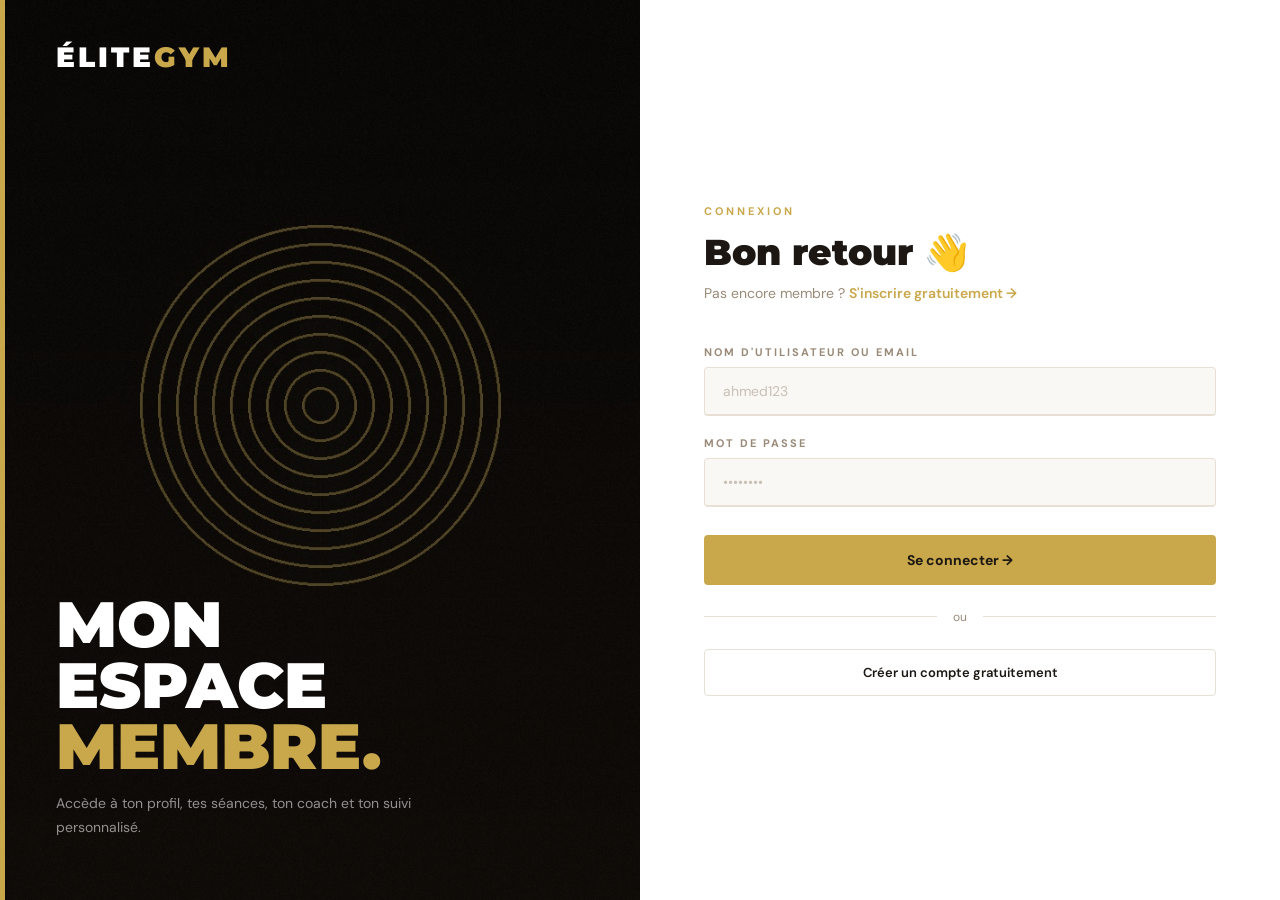
<file: public/login.html>
<!DOCTYPE html>
<html lang="fr">
<head>
<meta charset="UTF-8">
<meta name="viewport" content="width=device-width, initial-scale=1.0">
<title>Élite Gym — Connexion</title>
<link href="https://fonts.googleapis.com/css2?family=Montserrat:wght@400;700;900&family=DM+Sans:wght@300;400;500;600;700&display=swap" rel="stylesheet">
<style>
:root{--white:#fff;--cream:#faf8f4;--dark:#1c1712;--mid:#4a4035;--muted:#9a8a78;--gold:#c9a84c;--gold2:#e8c96a;--border:#e8e0d4;}
*{margin:0;padding:0;box-sizing:border-box;}
body{background:var(--cream);color:var(--dark);font-family:'DM Sans',sans-serif;min-height:100vh;display:grid;grid-template-columns:1fr 1fr;}

/* LEFT — image */
.left{position:relative;overflow:hidden;}
.left-img{position:absolute;inset:0;background-image:url('images/login.jpg');background-size:cover;background-position:center;background-size:cover;background-position:center;background-color:#2a2019;filter:brightness(.4);}
.left-line{position:absolute;left:0;top:0;bottom:0;width:5px;background:var(--gold);z-index:2;}
.left-content{position:relative;z-index:3;padding:60px 56px;display:flex;flex-direction:column;justify-content:flex-end;height:100%;}
.left-logo{font-family:'Montserrat',sans-serif;font-weight:900;font-size:28px;letter-spacing:3px;color:#fff;text-decoration:none;text-transform:uppercase;position:absolute;top:40px;left:56px;}
.left-logo span{color:var(--gold);}
.left-title{font-family:'Montserrat',sans-serif;font-weight:900;font-size:clamp(40px,5vw,64px);color:#fff;line-height:.95;margin-bottom:16px;}
.left-title em{font-style:normal;color:var(--gold);}
.left-sub{font-size:14px;color:rgba(255,255,255,.55);line-height:1.7;max-width:360px;}

/* RIGHT — form */
.right{display:flex;flex-direction:column;justify-content:center;padding:60px 64px;background:var(--white);}
.form-tag{font-size:11px;font-weight:700;letter-spacing:3px;text-transform:uppercase;color:var(--gold);margin-bottom:12px;}
.form-title{font-family:'Montserrat',sans-serif;font-weight:900;font-size:36px;color:var(--dark);margin-bottom:8px;}
.form-sub{font-size:14px;color:var(--muted);margin-bottom:40px;line-height:1.6;}
.form-sub a{color:var(--gold);text-decoration:none;font-weight:600;}
.form-sub a:hover{text-decoration:underline;}

.field{margin-bottom:20px;}
label{display:block;font-size:11px;font-weight:700;letter-spacing:2px;text-transform:uppercase;color:var(--muted);margin-bottom:8px;}
input{width:100%;background:var(--cream);border:1px solid var(--border);border-bottom:2px solid var(--border);color:var(--dark);padding:14px 18px;font-family:'DM Sans',sans-serif;font-size:14px;outline:none;transition:all .25s;border-radius:4px;}
input:focus{border-color:var(--gold);box-shadow:0 0 0 3px rgba(201,168,76,.12);background:#fff;}
input::placeholder{color:rgba(154,138,120,.5);}

.btn-primary{width:100%;background:var(--gold);color:var(--dark);border:none;padding:16px;font-size:14px;font-weight:700;border-radius:4px;cursor:pointer;font-family:'DM Sans',sans-serif;transition:all .25s;margin-top:8px;}
.btn-primary:hover{background:var(--gold2);transform:translateY(-1px);box-shadow:0 8px 20px rgba(201,168,76,.35);}

.divider{display:flex;align-items:center;gap:16px;margin:24px 0;color:var(--muted);font-size:12px;}
.divider::before,.divider::after{content:'';flex:1;height:1px;background:var(--border);}

.btn-register{width:100%;background:transparent;color:var(--dark);border:1px solid var(--border);padding:14px;font-size:13px;font-weight:600;border-radius:4px;cursor:pointer;font-family:'DM Sans',sans-serif;transition:all .25s;text-decoration:none;display:block;text-align:center;}
.btn-register:hover{border-color:var(--gold);color:var(--gold);}

.error-msg{background:#fff5f5;border:1px solid #ffc9c9;color:#e63946;padding:12px 16px;border-radius:4px;font-size:13px;font-weight:600;margin-bottom:16px;display:none;}
.error-msg.visible{display:block;}
</style>
</head>
<body>

<!-- GAUCHE -->
<div class="left">
  <div class="left-img"></div>
  <div class="left-line"></div>
  <a href="index.html" class="left-logo">ÉLITE<span>GYM</span></a>
  <div class="left-content">
    <h1 class="left-title">MON<br>ESPACE<br><em>MEMBRE.</em></h1>
    <p class="left-sub">Accède à ton profil, tes séances, ton coach et ton suivi personnalisé.</p>
  </div>
</div>

<!-- DROITE -->
<div class="right">
  <p class="form-tag">Connexion</p>
  <h2 class="form-title">Bon retour 👋</h2>
  <p class="form-sub">Pas encore membre ? <a href="inscription.html">S'inscrire gratuitement →</a></p>

  <div class="error-msg" id="errMsg"></div>

  <form id="loginForm" novalidate>
    <div class="field">
      <label for="username">Nom d'utilisateur ou email</label>
      <input type="text" id="username" placeholder="ahmed123" autocomplete="username" required>
    </div>
    <div class="field">
      <label for="mot_de_passe">Mot de passe</label>
      <input type="password" id="mot_de_passe" placeholder="••••••••" autocomplete="current-password" required>
    </div>
    <button type="submit" class="btn-primary">Se connecter →</button>
  </form>

  <div class="divider">ou</div>
  <a href="inscription.html" class="btn-register">Créer un compte gratuitement</a>
</div>

<script>
document.getElementById('loginForm').addEventListener('submit', async e => {
  e.preventDefault();
  const err = document.getElementById('errMsg');
  err.classList.remove('visible');

  const fd = new FormData();
  fd.append('username',     document.getElementById('username').value.trim());
  fd.append('mot_de_passe', document.getElementById('mot_de_passe').value);

  const btn = e.target.querySelector('button');
  btn.textContent = 'Connexion…';
  btn.disabled = true;

  try {
    const res  = await fetch('../api/login.php', { method:'POST', body:fd });
    const data = await res.json();
    if (data.success) {
      window.location.href = data.redirect;
    } else {
      err.textContent = '⚠ ' + data.message;
      err.classList.add('visible');
      btn.textContent = 'Se connecter →';
      btn.disabled = false;
    }
  } catch {
    err.textContent = '⚠ Impossible de contacter le serveur.';
    err.classList.add('visible');
    btn.textContent = 'Se connecter →';
    btn.disabled = false;
  }
});
</script>
</body>
</html>
</file>
<file: public/style.css>
/* ══════════════════════════════════════════
   ÉLITE GYM — Thème Blanc & Or Premium
   ══════════════════════════════════════════ */
:root {
  --white:  #ffffff;
  --cream:  #faf8f4;
  --light:  #f0ece4;
  --dark:   #1c1712;
  --mid:    #4a4035;
  --muted:  #9a8a78;
  --gold:   #c9a84c;
  --gold2:  #e8c96a;
  --border: #e8e0d4;
  --shadow: 0 4px 32px rgba(28,23,18,0.10);
}

* { margin: 0; padding: 0; box-sizing: border-box; }
html { scroll-behavior: smooth; }
body {
  background: var(--white);
  color: var(--dark);
  font-family: 'DM Sans', sans-serif;
  font-weight: 400;
  overflow-x: hidden;
  cursor: auto;
}

/* ── NAV ── */
nav {
  position: fixed; top: 0; left: 0; right: 0; z-index: 100;
  display: flex; align-items: center; justify-content: space-between;
  padding: 0 60px; height: 74px;
  background: rgba(255,255,255,0.97);
  backdrop-filter: blur(14px);
  border-bottom: 1px solid var(--border);
  transition: box-shadow 0.3s;
  gap: 24px;
}
nav.scrolled { box-shadow: 0 2px 20px rgba(28,23,18,0.09); }

.logo {
  font-family: 'Montserrat', sans-serif; font-weight: 900;
  font-size: 22px; letter-spacing: 3px; text-transform: uppercase;
  color: var(--dark); text-decoration: none; flex-shrink: 0;
}
.logo span { color: var(--gold); }

nav ul {
  list-style: none; display: flex; gap: 32px;
  flex: 1; justify-content: center;
}
nav ul a {
  color: var(--mid); text-decoration: none;
  font-size: 13px; font-weight: 500; transition: color 0.2s;
}
nav ul a:hover { color: var(--gold); }

.nav-espace {
  color: var(--gold); text-decoration: none;
  font-size: 13px; font-weight: 700;
  border: 1px solid rgba(201,168,76,0.4);
  padding: 9px 18px; border-radius: 4px;
  transition: all 0.2s; white-space: nowrap; flex-shrink: 0;
}
.nav-espace:hover { background: rgba(201,168,76,0.08); border-color: var(--gold); }

.nav-cta {
  background: var(--gold); color: var(--dark);
  text-decoration: none; padding: 10px 22px;
  font-size: 13px; font-weight: 700; border-radius: 4px;
  transition: all 0.2s; white-space: nowrap; flex-shrink: 0;
}
.nav-cta:hover { background: var(--gold2); box-shadow: 0 4px 16px rgba(201,168,76,0.4); }

/* ── BUTTONS ── */
.btn-primary {
  display: inline-flex; align-items: center; gap: 8px;
  background: var(--gold); color: var(--dark);
  padding: 14px 32px; font-size: 13px; font-weight: 700;
  letter-spacing: 0.5px; text-decoration: none; border: none;
  border-radius: 4px; cursor: pointer; transition: all 0.25s;
  font-family: 'DM Sans', sans-serif;
}
.btn-primary:hover { background: var(--gold2); transform: translateY(-2px); box-shadow: 0 8px 24px rgba(201,168,76,0.4); }

.btn-ghost {
  display: inline-flex; align-items: center; gap: 8px;
  background: transparent; color: var(--white);
  padding: 14px 32px; font-size: 13px; font-weight: 500;
  text-decoration: none; border: 1px solid rgba(255,255,255,0.35);
  border-radius: 4px; transition: all 0.25s;
}
.btn-ghost:hover { border-color: var(--gold); color: var(--gold); }
.btn-large { padding: 18px 44px; font-size: 15px; }

/* ── HERO ── */
.hero {
  height: 100vh; position: relative;
  overflow: hidden; display: flex; align-items: center;
}
.hero-img {
  position: absolute; inset: 0;
  background-size: cover;
  background-position: center;
  background-color: #2a2019;
}
.hero-overlay {
  position: absolute; inset: 0;
  background: linear-gradient(105deg, rgba(28,23,18,0.92) 40%, rgba(28,23,18,0.30) 100%);
}
.hero-line {
  position: absolute; left: 0; top: 0; bottom: 0;
  width: 5px; background: var(--gold); z-index: 3;
}
.hero-content {
  position: relative; z-index: 2; width: 100%;
  max-width: 1300px; margin: 0 auto; padding: 0 70px;
  display: flex; align-items: center; justify-content: space-between; gap: 60px;
}
.hero-left { flex: 1; }
.hero-tag {
  display: inline-flex; align-items: center; gap: 8px;
  border: 1px solid var(--gold); color: var(--gold);
  font-size: 11px; font-weight: 700; letter-spacing: 3px;
  text-transform: uppercase; padding: 7px 16px; margin-bottom: 28px;
  opacity: 0; animation: fadeUp 0.7s ease 0.2s forwards;
}
.hero-title {
  font-family: 'Montserrat', sans-serif; font-weight: 900;
  font-size: clamp(52px, 7.5vw, 108px);
  line-height: 0.93; color: var(--white); letter-spacing: -2px;
  opacity: 0; animation: fadeUp 0.7s ease 0.4s forwards;
}
.hero-title em { font-style: normal; color: var(--gold); }
.hero-desc {
  margin-top: 22px; font-size: 16px; color: rgba(255,255,255,0.65);
  line-height: 1.7; max-width: 420px;
  opacity: 0; animation: fadeUp 0.7s ease 0.55s forwards;
}
.hero-actions {
  display: flex; gap: 16px; margin-top: 36px;
  opacity: 0; animation: fadeUp 0.7s ease 0.65s forwards;
}
.hero-right {
  flex-shrink: 0;
  opacity: 0; animation: fadeUp 0.7s ease 0.75s forwards;
}
.hero-card {
  background: var(--white); border-radius: 8px;
  padding: 40px 44px; text-align: center;
  box-shadow: 0 24px 64px rgba(0,0,0,0.28);
  min-width: 260px; border-top: 4px solid var(--gold);
}
.hcard-label {
  font-size: 11px; font-weight: 700; letter-spacing: 3px;
  text-transform: uppercase; color: var(--gold); margin-bottom: 14px;
}
.hcard-title {
  font-family: 'Montserrat', sans-serif; font-weight: 900;
  font-size: 40px; line-height: 1.05; color: var(--dark); margin-bottom: 12px;
}
.hcard-sub { font-size: 13px; color: var(--muted); line-height: 1.5; }
.hero-scroll {
  position: absolute; bottom: 40px; left: 70px; z-index: 4;
  display: flex; align-items: center; gap: 14px;
  color: rgba(255,255,255,0.45); font-size: 11px;
  letter-spacing: 3px; text-transform: uppercase;
}
.scroll-line { width: 50px; height: 1px; background: var(--gold); opacity: 0.5; }

/* ── STATS BAND ── */
.stats-band {
  background: var(--dark); padding: 0 60px;
  display: flex; align-items: center; justify-content: center;
}
.stat-item {
  padding: 40px 60px; display: flex; flex-direction: column;
  align-items: center; gap: 6px; flex: 1; text-align: center;
}
.stat-n {
  font-family: 'Montserrat', sans-serif; font-weight: 900;
  font-size: 38px; color: var(--gold);
}
.stat-l {
  font-size: 11px; font-weight: 600; letter-spacing: 2px;
  text-transform: uppercase; color: rgba(255,255,255,0.45);
}
.stat-sep { width: 1px; height: 44px; background: rgba(255,255,255,0.08); flex-shrink: 0; }

/* ── SECTION COMMONS ── */
.section-intro { text-align: center; margin-bottom: 64px; }
.section-tag {
  display: inline-block; font-size: 11px; font-weight: 700;
  letter-spacing: 3px; text-transform: uppercase; color: var(--gold); margin-bottom: 14px;
}
.section-title {
  font-family: 'Montserrat', sans-serif; font-weight: 900;
  font-size: clamp(32px, 5vw, 52px); line-height: 1.05; color: var(--dark);
}
.section-sub {
  margin-top: 16px; font-size: 15px; color: var(--muted);
  max-width: 520px; margin-left: auto; margin-right: auto; line-height: 1.7;
}
.req { color: #e63946; font-size: 13px; font-weight: 700; margin-left: 2px; }

/* ── PROGRAMMES ── */
.programmes { padding: 110px 60px; background: var(--cream); }
.prog-grid {
  display: grid; grid-template-columns: 2fr 1fr 1fr;
  grid-template-rows: auto auto; gap: 16px;
  max-width: 1300px; margin: 0 auto;
}
.prog-card {
  position: relative; overflow: hidden; border-radius: 8px;
  cursor: pointer; min-height: 300px; display: flex; align-items: flex-end;
}
.prog-card.large { grid-row: 1 / 3; min-height: 640px; }
/* FIX: Images programmes avec background-color fallback */
.prog-img {
  position: absolute; inset: 0;
  background-size: cover; background-position: center;
  background-color: #2a2019;
  transition: transform 0.5s ease;
}
.prog-card:hover .prog-img { transform: scale(1.05); }
.prog-card::after {
  content: ''; position: absolute; inset: 0;
  background: linear-gradient(to top, rgba(28,23,18,0.88) 0%, transparent 60%);
}
.prog-info { position: relative; z-index: 2; padding: 28px; width: 100%; }
.prog-num { font-size: 11px; font-weight: 700; letter-spacing: 3px; color: var(--gold); display: block; margin-bottom: 6px; }
.prog-name { font-family: 'Montserrat', sans-serif; font-weight: 900; font-size: 22px; color: var(--white); margin-bottom: 8px; }
.prog-card.large .prog-name { font-size: 34px; }
.prog-desc { font-size: 13px; color: rgba(255,255,255,0.7); line-height: 1.5; margin-bottom: 16px; }
.prog-link {
  color: var(--gold); font-size: 12px; font-weight: 700;
  letter-spacing: 1px; text-transform: uppercase; text-decoration: none;
}
.prog-link:hover { color: var(--gold2); }

/* ── TARIFS ── */
.tarifs { padding: 110px 60px; background: var(--white); }
.tarifs-grid {
  display: grid; grid-template-columns: repeat(3,1fr);
  gap: 24px; max-width: 1000px; margin: 0 auto;
}
.tarif-card {
  border: 1px solid var(--border); border-radius: 10px;
  padding: 40px 36px; position: relative;
  transition: transform 0.3s, box-shadow 0.3s;
}
.tarif-card:hover { transform: translateY(-4px); box-shadow: var(--shadow); }
.tarif-card.featured {
  border-color: var(--gold); background: var(--dark); color: var(--white);
}
.tarif-badge {
  position: absolute; top: -14px; left: 50%; transform: translateX(-50%);
  background: var(--gold); color: var(--dark);
  font-size: 10px; font-weight: 700; letter-spacing: 2px; text-transform: uppercase;
  padding: 5px 14px; border-radius: 20px; white-space: nowrap;
}
.tarif-name {
  font-family: 'Montserrat', sans-serif; font-weight: 900;
  font-size: 13px; letter-spacing: 3px; text-transform: uppercase;
  color: var(--muted); margin-bottom: 16px;
}
.tarif-card.featured .tarif-name { color: rgba(255,255,255,0.5); }
.tarif-price {
  font-family: 'Montserrat', sans-serif; font-weight: 900;
  font-size: 52px; line-height: 1; margin-bottom: 24px; color: var(--dark);
}
.tarif-card.featured .tarif-price { color: var(--gold); }
.tarif-price span { font-size: 18px; font-weight: 600; }
.tarif-price small { font-size: 14px; font-weight: 400; }
.tarif-feats { list-style: none; margin-bottom: 32px; display: flex; flex-direction: column; gap: 10px; }
.tarif-feats li { font-size: 14px; color: var(--mid); }
.tarif-card.featured .tarif-feats li { color: rgba(255,255,255,0.8); }
.tarif-card.featured .btn-primary { background: var(--gold); color: var(--dark); width: 100%; justify-content: center; }

/* ── HORAIRES ── */
.horaires-wrap {
  padding: 110px 60px; background: var(--cream);
  display: grid; grid-template-columns: 1fr 1fr; gap: 80px;
  max-width: 1300px; margin: 0 auto;
}
.hours-list { list-style: none; margin-top: 36px; }
.hours-list li {
  display: flex; justify-content: space-between; align-items: center;
  padding: 16px 0; border-bottom: 1px solid var(--border); font-size: 14px;
}
.hours-list .day {
  font-size: 12px; font-weight: 600; letter-spacing: 1px;
  text-transform: uppercase; color: var(--muted);
}
.hours-list .time {
  font-family: 'Montserrat', sans-serif; font-weight: 700;
  font-size: 18px; color: var(--dark);
}
.hours-list .time.muted {
  font-family: 'DM Sans', sans-serif; font-size: 13px;
  font-weight: 400; color: var(--muted);
}
.map-card {
  background: var(--white); border-radius: 10px; border: 1px solid var(--border);
  padding: 48px; display: flex; flex-direction: column;
  align-items: center; justify-content: center; gap: 14px;
  text-align: center; min-height: 300px; box-shadow: var(--shadow);
}
.map-pin { font-size: 44px; }
.map-addr {
  font-family: 'Montserrat', sans-serif; font-weight: 700;
  font-size: 22px; color: var(--dark); line-height: 1.4;
}
.map-sub { font-size: 12px; font-weight: 600; letter-spacing: 1px; text-transform: uppercase; color: var(--muted); }

/* ── TEMOIGNAGES ── */
.temoignages { padding: 110px 60px; background: var(--white); }
.temo-grid {
  display: grid; grid-template-columns: repeat(3,1fr);
  gap: 24px; max-width: 1200px; margin: 0 auto;
}
.temo-card {
  background: var(--cream); border-radius: 10px;
  border: 1px solid var(--border); padding: 36px;
  transition: transform 0.3s, box-shadow 0.3s;
}
.temo-card:hover { transform: translateY(-4px); box-shadow: var(--shadow); }
.temo-stars { color: var(--gold); font-size: 16px; margin-bottom: 16px; letter-spacing: 2px; }
.temo-text { font-size: 14px; line-height: 1.75; color: var(--mid); margin-bottom: 24px; font-style: italic; }
.temo-author { display: flex; align-items: center; gap: 14px; }
.temo-avatar {
  width: 44px; height: 44px; border-radius: 50%;
  background: var(--gold); color: var(--dark);
  display: flex; align-items: center; justify-content: center;
  font-family: 'Montserrat', sans-serif; font-weight: 900;
  font-size: 16px; flex-shrink: 0;
}
.temo-author strong { display: block; font-size: 14px; font-weight: 700; color: var(--dark); }
.temo-author span { font-size: 12px; color: var(--muted); }

/* ── CTA BAND ── */
.cta-band {
  background: var(--dark); padding: 88px 60px;
  display: flex; justify-content: space-between; align-items: center; gap: 40px;
}
.cta-band-title {
  font-family: 'Montserrat', sans-serif; font-weight: 900;
  font-size: clamp(28px, 4vw, 44px); color: var(--white); line-height: 1.1;
}
.cta-band-title span { color: var(--gold); }
.cta-band-sub { font-size: 15px; color: rgba(255,255,255,0.55); margin-top: 12px; }

/* ── FOOTER ── */
footer { background: var(--dark); color: var(--white); }
.footer-top {
  padding: 70px 60px 50px;
  display: grid; grid-template-columns: 2fr 1fr 1fr 1fr; gap: 50px;
  border-bottom: 1px solid rgba(255,255,255,0.07);
}
.footer-logo {
  font-family: 'Montserrat', sans-serif; font-weight: 900;
  font-size: 24px; letter-spacing: 3px; margin-bottom: 16px;
}
.footer-logo span { color: var(--gold); }
.footer-desc { font-size: 13px; color: rgba(255,255,255,0.4); line-height: 1.7; max-width: 260px; }
.footer-col-title {
  font-size: 11px; font-weight: 700; letter-spacing: 3px;
  text-transform: uppercase; color: rgba(255,255,255,0.3); margin-bottom: 20px;
}
.footer-links-col { display: flex; flex-direction: column; gap: 12px; }
.footer-links-col a { color: rgba(255,255,255,0.5); text-decoration: none; font-size: 13px; transition: color 0.2s; }
.footer-links-col a:hover { color: var(--gold); }
.footer-bottom {
  padding: 24px 60px;
  display: flex; justify-content: space-between; align-items: center;
}
.footer-bottom p { font-size: 12px; color: rgba(255,255,255,0.25); }
.footer-bottom div { display: flex; gap: 24px; }
.footer-bottom a { color: rgba(255,255,255,0.25); text-decoration: none; font-size: 12px; transition: color 0.2s; }
.footer-bottom a:hover { color: var(--gold); }

/* ── REVEAL ── */
.reveal { opacity: 0; transform: translateY(28px); transition: opacity 0.7s ease, transform 0.7s ease; }
.reveal.visible { opacity: 1; transform: translateY(0); }

/* ── ANIMATIONS ── */
@keyframes fadeUp {
  from { opacity: 0; transform: translateY(24px); }
  to   { opacity: 1; transform: translateY(0); }
}

/* ── RESPONSIVE ── */
@media (max-width: 1024px) {
  nav { padding: 0 20px; gap: 12px; }
  nav ul { display: none; }
  .hero-content { padding: 0 30px; flex-direction: column; align-items: flex-start; }
  .hero-right { display: none; }
  .stats-band { flex-wrap: wrap; padding: 0 30px; }
  .stat-sep { display: none; }
  .stat-item { flex: 1 1 45%; }
  .programmes { padding: 80px 30px; }
  .prog-grid { grid-template-columns: 1fr 1fr; }
  .prog-card.large { grid-column: 1/-1; grid-row: auto; min-height: 400px; }
  .tarifs { padding: 80px 30px; }
  .tarifs-grid { grid-template-columns: 1fr; max-width: 400px; }
  .horaires-wrap { padding: 80px 30px; grid-template-columns: 1fr; gap: 40px; }
  .temoignages { padding: 80px 30px; }
  .temo-grid { grid-template-columns: 1fr; }
  .cta-band { flex-direction: column; text-align: center; padding: 60px 30px; }
  .footer-top { grid-template-columns: 1fr 1fr; padding: 50px 30px 40px; }
  .footer-bottom { flex-direction: column; gap: 16px; text-align: center; padding: 20px 30px; }
}
</file>
